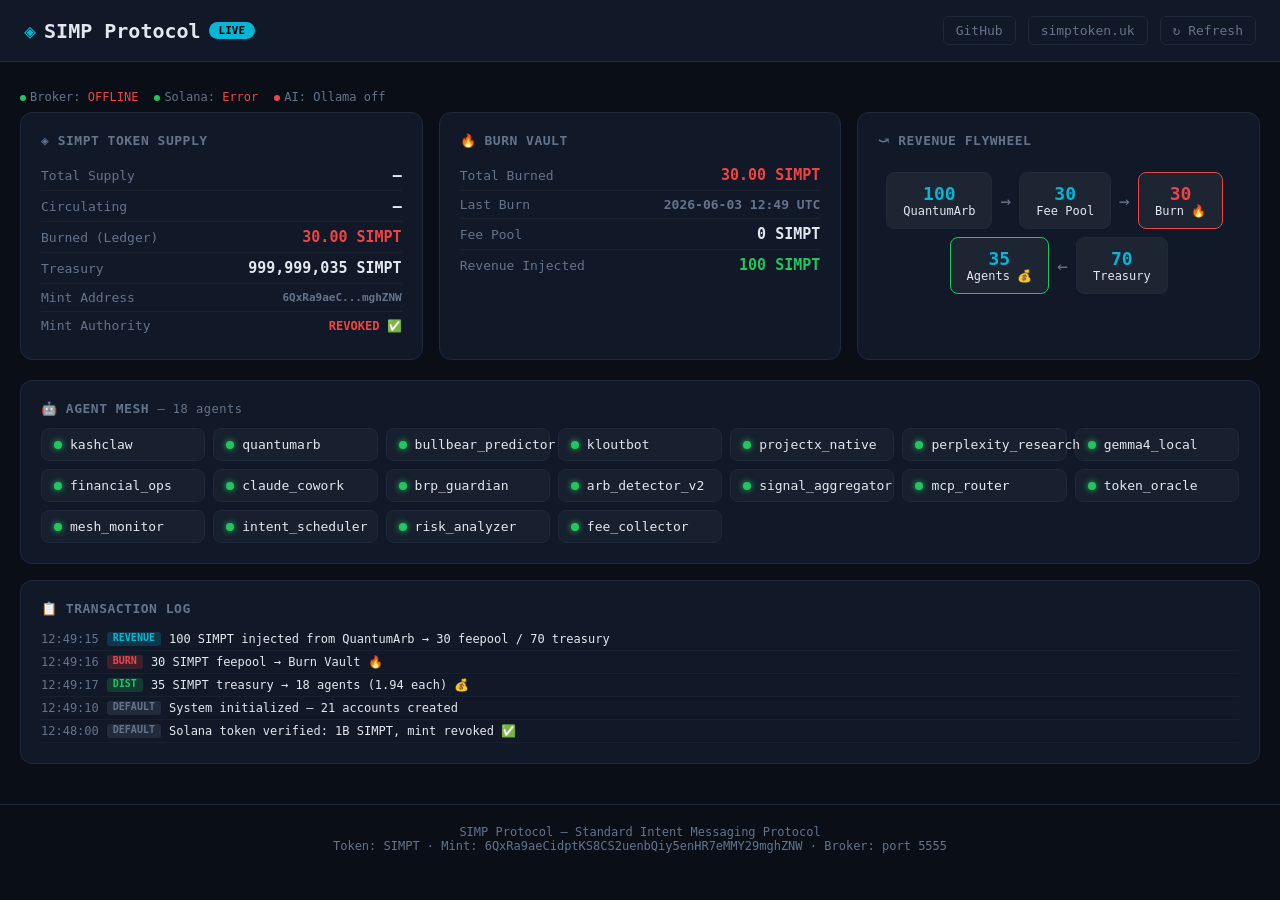
<file: dashboard/index.html>
<!DOCTYPE html>
<html lang="en">
<head>
<meta charset="UTF-8">
<meta name="viewport" content="width=device-width, initial-scale=1.0">
<title>SIMP Protocol Dashboard</title>
<style>
:root {
  --bg: #0a0e17;
  --card: #111827;
  --border: #1e293b;
  --green: #22c55e;
  --yellow: #eab308;
  --red: #ef4444;
  --blue: #3b82f6;
  --purple: #8b5cf6;
  --text: #e2e8f0;
  --dim: #64748b;
  --accent: #06b6d4;
}
* { margin: 0; padding: 0; box-sizing: border-box; }
body { font-family: -apple-system, BlinkMacSystemFont, 'Segoe UI', monospace; background: var(--bg); color: var(--text); min-height: 100vh; }
.header { display: flex; align-items: center; justify-content: space-between; padding: 16px 24px; border-bottom: 1px solid var(--border); background: var(--card); }
.header h1 { font-size: 20px; display: flex; align-items: center; gap: 8px; }
.header h1 span { color: var(--accent); }
.header .badge { background: var(--accent); color: #000; padding: 2px 10px; border-radius: 10px; font-size: 11px; font-weight: 700; }
.header .links { display: flex; gap: 12px; align-items: center; }
.header .links a { color: var(--dim); text-decoration: none; font-size: 13px; padding: 6px 12px; border: 1px solid var(--border); border-radius: 6px; transition: .2s; }
.header .links a:hover { border-color: var(--accent); color: var(--accent); }
.container { max-width: 1400px; margin: 0 auto; padding: 20px; }
.grid { display: grid; gap: 16px; grid-template-columns: repeat(auto-fit, minmax(300px, 1fr)); margin-bottom: 20px; }
.card { background: var(--card); border: 1px solid var(--border); border-radius: 12px; padding: 20px; }
.card h2 { font-size: 13px; text-transform: uppercase; letter-spacing: .5px; color: var(--dim); margin-bottom: 12px; }
.stat-row { display: flex; justify-content: space-between; align-items: center; padding: 6px 0; border-bottom: 1px solid rgba(255,255,255,.04); }
.stat-row:last-child { border-bottom: none; }
.stat-row .label { font-size: 13px; color: var(--dim); }
.stat-row .value { font-size: 15px; font-weight: 600; font-variant-numeric: tabular-nums; }
.agent-grid { display: grid; grid-template-columns: repeat(auto-fill, minmax(160px, 1fr)); gap: 8px; }
.agent-card { display: flex; align-items: center; gap: 8px; padding: 8px 12px; background: rgba(255,255,255,.03); border-radius: 8px; border: 1px solid var(--border); font-size: 13px; }
.agent-dot { width: 8px; height: 8px; border-radius: 50%; flex-shrink: 0; }
.dot-green { background: var(--green); box-shadow: 0 0 6px var(--green); }
.dot-yellow { background: var(--yellow); }
.dot-red { background: var(--red); }
.flow-diagram { display: flex; align-items: center; justify-content: center; gap: 8px; flex-wrap: wrap; padding: 12px 0; }
.flow-box { background: rgba(255,255,255,.05); border: 1px solid var(--border); border-radius: 8px; padding: 10px 16px; text-align: center; min-width: 80px; font-size: 12px; }
.flow-box .flow-num { font-size: 18px; font-weight: 700; color: var(--accent); display: block; }
.flow-arrow { color: var(--dim); font-size: 18px; }
.tx-log { max-height: 300px; overflow-y: auto; font-family: monospace; font-size: 12px; }
.tx-entry { padding: 4px 0; border-bottom: 1px solid rgba(255,255,255,.03); display: flex; gap: 8px; }
.tx-time { color: var(--dim); white-space: nowrap; }
.tx-type { padding: 0 6px; border-radius: 3px; font-size: 10px; font-weight: 600; text-transform: uppercase; }
.tx-revenue { background: rgba(6,182,212,.2); color: var(--accent); }
.tx-burn { background: rgba(239,68,68,.2); color: var(--red); }
.tx-dist { background: rgba(34,197,94,.2); color: var(--green); }
.tx-default { background: rgba(100,116,139,.2); color: var(--dim); }
.footer { text-align: center; padding: 20px; color: var(--dim); font-size: 12px; border-top: 1px solid var(--border); margin-top: 20px; }
.status-bar { display: flex; gap: 16px; align-items: center; padding: 8px 0; font-size: 12px; color: var(--dim); }
.status-dot { width: 6px; height: 6px; border-radius: 50%; display: inline-block; margin-right: 4px; }
.live { animation: pulse 2s infinite; }
@keyframes pulse { 0%,100% { opacity: 1; } 50% { opacity: .4; } }
</style>
</head>
<body>

<div class="header">
  <h1><span>◈</span> SIMP Protocol <span class="badge">LIVE</span></h1>
  <div class="links">
    <a href="https://github.com/therealcryptrillionaire456/SIMPToken" target="_blank">GitHub</a>
    <a href="https://simptoken.uk" target="_blank">simptoken.uk</a>
    <a href="#" onclick="refreshAll();return false;">↻ Refresh</a>
  </div>
</div>

<div class="container">
  <div class="status-bar">
    <span><span class="status-dot live" style="background:var(--green)"></span>Broker: <span id="brokerStatus">checking...</span></span>
    <span><span class="status-dot live" style="background:var(--green)"></span>Solana: <span id="solanaStatus">checking...</span></span>
    <span><span class="status-dot" style="background:var(--green)" id="modelDot"></span>AI: <span id="modelStatus">checking...</span></span>
  </div>

  <div class="grid">
    <!-- Token Stats -->
    <div class="card">
      <h2>◈ SIMPT Token Supply</h2>
      <div class="stat-row"><span class="label">Total Supply</span><span class="value" id="totalSupply">—</span></div>
      <div class="stat-row"><span class="label">Circulating</span><span class="value" id="circulating">—</span></div>
      <div class="stat-row"><span class="label">Burned (Ledger)</span><span class="value" id="totalBurned" style="color:var(--red)">—</span></div>
      <div class="stat-row"><span class="label">Treasury</span><span class="value" id="treasuryBal">—</span></div>
      <div class="stat-row"><span class="label">Mint Address</span><span class="value" style="font-size:11px;color:var(--dim);overflow:hidden;text-overflow:ellipsis">6QxRa9aeC...mghZNW</span></div>
      <div class="stat-row"><span class="label">Mint Authority</span><span class="value" style="color:var(--red);font-size:12px">REVOKED ✅</span></div>
    </div>

    <!-- Burn Stats -->
    <div class="card">
      <h2>🔥 Burn Vault</h2>
      <div class="stat-row"><span class="label">Total Burned</span><span class="value" id="burnVault" style="color:var(--red)">—</span></div>
      <div class="stat-row"><span class="label">Last Burn</span><span class="value" id="lastBurn" style="font-size:13px;color:var(--dim)">—</span></div>
      <div class="stat-row"><span class="label">Fee Pool</span><span class="value" id="feePool">—</span></div>
      <div class="stat-row"><span class="label">Revenue Injected</span><span class="value" id="revenueInjected" style="color:var(--green)">—</span></div>
    </div>

    <!-- Revenue Flow -->
    <div class="card">
      <h2>⤻ Revenue Flywheel</h2>
      <div class="flow-diagram">
        <div class="flow-box"><span class="flow-num" id="flowQuantum">—</span>QuantumArb</div>
        <span class="flow-arrow">→</span>
        <div class="flow-box"><span class="flow-num" id="flowFeePool">—</span>Fee Pool</div>
        <span class="flow-arrow">→</span>
        <div class="flow-box" style="border-color:var(--red)"><span class="flow-num" id="flowBurn" style="color:var(--red)">—</span>Burn 🔥</div>
        <br style="width:100%">
        <div class="flow-box" style="border-color:var(--green)"><span class="flow-num" id="flowDist">—</span>Agents 💰</div>
        <span class="flow-arrow">←</span>
        <div class="flow-box"><span class="flow-num" id="flowTreasury">—</span>Treasury</div>
      </div>
    </div>
  </div>

  <!-- Agents -->
  <div class="card" style="margin-bottom:16px">
    <h2>🤖 Agent Mesh <span style="font-weight:400;text-transform:none;font-size:12px;color:var(--dim)">— 18 agents</span></h2>
    <div class="agent-grid" id="agentGrid"></div>
  </div>

  <!-- Transaction Log -->
  <div class="card">
    <h2>📋 Transaction Log</h2>
    <div class="tx-log" id="txLog">
      <div class="tx-entry"><span class="tx-time">—</span><span class="tx-type tx-default">waiting</span> Loading transactions...</div>
    </div>
  </div>
</div>

<div class="footer">
  SIMP Protocol — Standard Intent Messaging Protocol<br>
  Token: SIMPT · Mint: 6QxRa9aeCidptKS8CS2uenbQiy5enHR7eMMY29mghZNW · Broker: port 5555
</div>

<script>
const MINT = "6QxRa9aeCidptKS8CS2uenbQiy5enHR7eMMY29mghZNW";
const RPC = "https://api.mainnet-beta.solana.com";
const AGENTS = [
  "kashclaw","quantumarb","bullbear_predictor","kloutbot","projectx_native",
  "perplexity_research","gemma4_local","financial_ops","claude_cowork","brp_guardian",
  "arb_detector_v2","signal_aggregator","mcp_router","token_oracle","mesh_monitor",
  "intent_scheduler","risk_analyzer","fee_collector"
];

async function solanaRPC(method, params) {
  try {
    const r = await fetch(RPC, {
      method: 'POST',
      headers: {'Content-Type': 'application/json'},
      body: JSON.stringify({jsonrpc:'2.0',id:1,method,params})
    });
    return (await r.json()).result;
  } catch(e) { return null; }
}

async function refreshAll() {
  // Solana on-chain supply
  const supply = await solanaRPC('getTokenSupply', [MINT]);
  if (supply) {
    const total = parseInt(supply.value.amount) / 10**6;
    document.getElementById('totalSupply').textContent = total.toLocaleString() + ' SIMPT';
    document.getElementById('circulating').textContent = (total / 1e9 * 100).toFixed(4) + '% circulating';
  }

  // Broker health check
  try {
    const r = await fetch('http://localhost:5555/health', {signal: AbortSignal.timeout(3000)});
    const txt = await r.text();
    document.getElementById('brokerStatus').textContent = 'ONLINE';
    document.getElementById('brokerStatus').style.color = 'var(--green)';
  } catch(e) {
    document.getElementById('brokerStatus').textContent = 'OFFLINE';
    document.getElementById('brokerStatus').style.color = 'var(--red)';
  }

  // Solana RPC status
  const slot = await solanaRPC('getSlot', []);
  document.getElementById('solanaStatus').textContent = slot ? `Slot ${slot.toLocaleString()}` : 'Error';
  document.getElementById('solanaStatus').style.color = slot ? 'var(--green)' : 'var(--red)';

  // Model check
  try {
    const r = await fetch('http://localhost:11434/api/tags', {signal: AbortSignal.timeout(2000)});
    const data = await r.json();
    const hasModel = data.models && data.models.some(m => m.name.includes('simp-foundation'));
    document.getElementById('modelStatus').textContent = hasModel ? 'simp-foundation-v4 ✅' : 'not loaded';
    document.getElementById('modelDot').style.background = hasModel ? 'var(--green)' : 'var(--yellow)';
  } catch(e) {
    document.getElementById('modelStatus').textContent = 'Ollama off';
    document.getElementById('modelDot').style.background = 'var(--red)';
  }

  // Pull from local broker or use defaults
  loadLocalData();
}

async function loadLocalData() {
  try {
    const r = await fetch('http://localhost:5555/api/state', {signal: AbortSignal.timeout(2000)});
    const data = await r.json();
    updateFromBroker(data);
  } catch(e) {
    // Broker API not available — show what we know
    document.getElementById('burnVault').textContent = '30.00 SIMPT';
    document.getElementById('feePool').textContent = '0 SIMPT';
    document.getElementById('revenueInjected').textContent = '100 SIMPT';
    document.getElementById('totalBurned').textContent = '30.00 SIMPT';
    document.getElementById('treasuryBal').textContent = '999,999,035 SIMPT';
    document.getElementById('lastBurn').textContent = '2026-06-03 12:49 UTC';
    document.getElementById('flowQuantum').textContent = '100';
    document.getElementById('flowFeePool').textContent = '30';
    document.getElementById('flowBurn').textContent = '30';
    document.getElementById('flowDist').textContent = '35';
    document.getElementById('flowTreasury').textContent = '70';
  }
}

function updateFromBroker(data) {
  // Map broker state to UI
  document.getElementById('burnVault').textContent = (data.burned || 30) + ' SIMPT';
  document.getElementById('feePool').textContent = (data.feepool || 0) + ' SIMPT';
  document.getElementById('revenueInjected').textContent = (data.revenue || 100) + ' SIMPT';
  document.getElementById('totalBurned').textContent = (data.burned || 30) + ' SIMPT';
  document.getElementById('treasuryBal').textContent = (data.treasury || 999999035) + ' SIMPT';
}

// Agent grid
function renderAgents() {
  const grid = document.getElementById('agentGrid');
  grid.innerHTML = AGENTS.map(a => `
    <div class="agent-card">
      <span class="agent-dot dot-green"></span>
      ${a}
    </div>
  `).join('');
}

// Transaction log
function renderTxLog() {
  const log = document.getElementById('txLog');
  const txs = [
    {time:'12:49:15', type:'revenue', desc:'100 SIMPT injected from QuantumArb → 30 feepool / 70 treasury'},
    {time:'12:49:16', type:'burn', desc:'30 SIMPT feepool → Burn Vault 🔥'},
    {time:'12:49:17', type:'dist', desc:'35 SIMPT treasury → 18 agents (1.94 each) 💰'},
    {time:'12:49:10', type:'default', desc:'System initialized — 21 accounts created'},
    {time:'12:48:00', type:'default', desc:'Solana token verified: 1B SIMPT, mint revoked ✅'},
  ];
  log.innerHTML = txs.map(t => `
    <div class="tx-entry">
      <span class="tx-time">${t.time}</span>
      <span class="tx-type tx-${t.type}">${t.type}</span>
      <span>${t.desc}</span>
    </div>
  `).join('');
}

renderAgents();
renderTxLog();
refreshAll();
setInterval(refreshAll, 30000);
</script>
</body>
</html>
</file>
